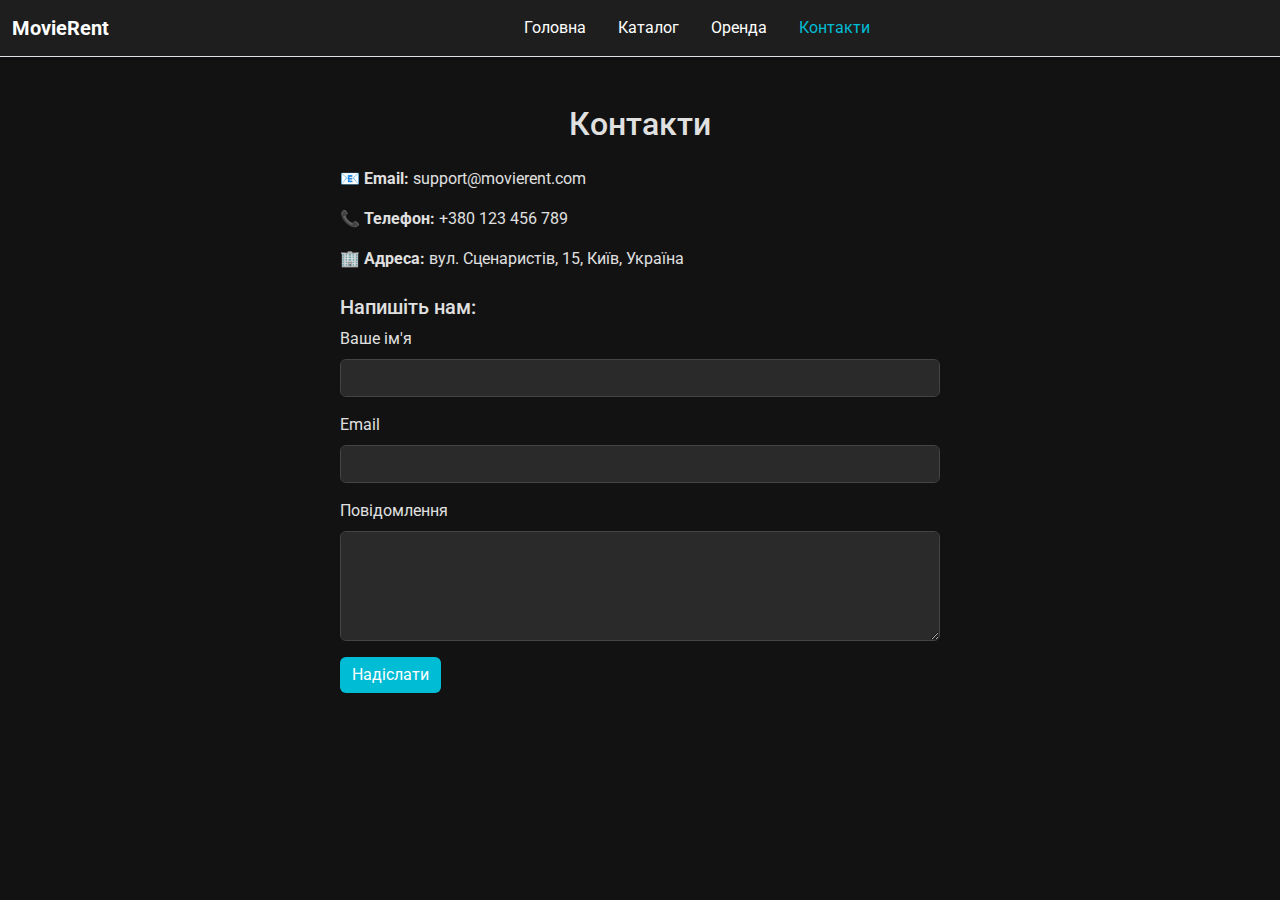
<file: contacts.html>
<!DOCTYPE html>
<html lang="uk">

<head>
    <meta charset="UTF-8" />
    <meta name="viewport" content="width=device-width, initial-scale=1.0" />
    <title>Контакти – MovieRent</title>
    <link href="https://cdn.jsdelivr.net/npm/bootstrap@5.3.3/dist/css/bootstrap.min.css" rel="stylesheet" />
    <link rel="stylesheet" href="css/main.css" />
    <link rel="stylesheet" href="css/movies.css" />
</head>

<body class="d-flex flex-column min-vh-100">
    <header class="shadow-sm">
        <nav class="navbar navbar-expand-lg border-bottom">
            <div class="container-fluid">
                <a class="navbar-brand fw-bold" href="index.html">MovieRent</a>
                <button class="navbar-toggler" type="button" data-bs-toggle="collapse" data-bs-target="#navbarNav">
                    <span class="navbar-toggler-icon"></span>
                </button>
                <div class="collapse navbar-collapse justify-content-center" id="navbarNav">
                    <ul class="navbar-nav gap-3">
                        <li class="nav-item"><a class="nav-link" href="index.html">Головна</a></li>
                        <li class="nav-item"><a class="nav-link" href="movies.html">Каталог</a></li>
                        <li class="nav-item"><a class="nav-link" href="rent.html">Оренда</a></li>
                        <li class="nav-item"><a class="nav-link active" href="contacts.html">Контакти</a></li>
                    </ul>
                </div>
            </div>
        </nav>
    </header>

    <main class="container my-5 flex-grow-1">
        <h2 class="text-center mb-4">Контакти</h2>
        <div class="contact-box mx-auto" style="max-width: 600px;">
            <p><strong>📧 Email:</strong> support@movierent.com</p>
            <p><strong>📞 Телефон:</strong> +380 123 456 789</p>
            <p><strong>🏢 Адреса:</strong> вул. Сценаристів, 15, Київ, Україна</p>

            <h5 class="mt-4">Напишіть нам:</h5>
            <form>
                <div class="mb-3">
                    <label for="username" class="form-label">Ваше ім'я</label>
                    <input type="text" class="form-control" id="username" required>
                </div>
                <div class="mb-3">
                    <label for="usermail" class="form-label">Email</label>
                    <input type="email" class="form-control" id="usermail" required>
                </div>
                <div class="mb-3">
                    <label for="message" class="form-label">Повідомлення</label>
                    <textarea class="form-control" id="message" rows="4" required></textarea>
                </div>
                <button type="submit" class="btn btn-info text-white">Надіслати</button>
            </form>
        </div>
    </main>

    <script src="https://cdn.jsdelivr.net/npm/bootstrap@5.3.3/dist/js/bootstrap.bundle.min.js"></script>
</body>

</html>
</file>
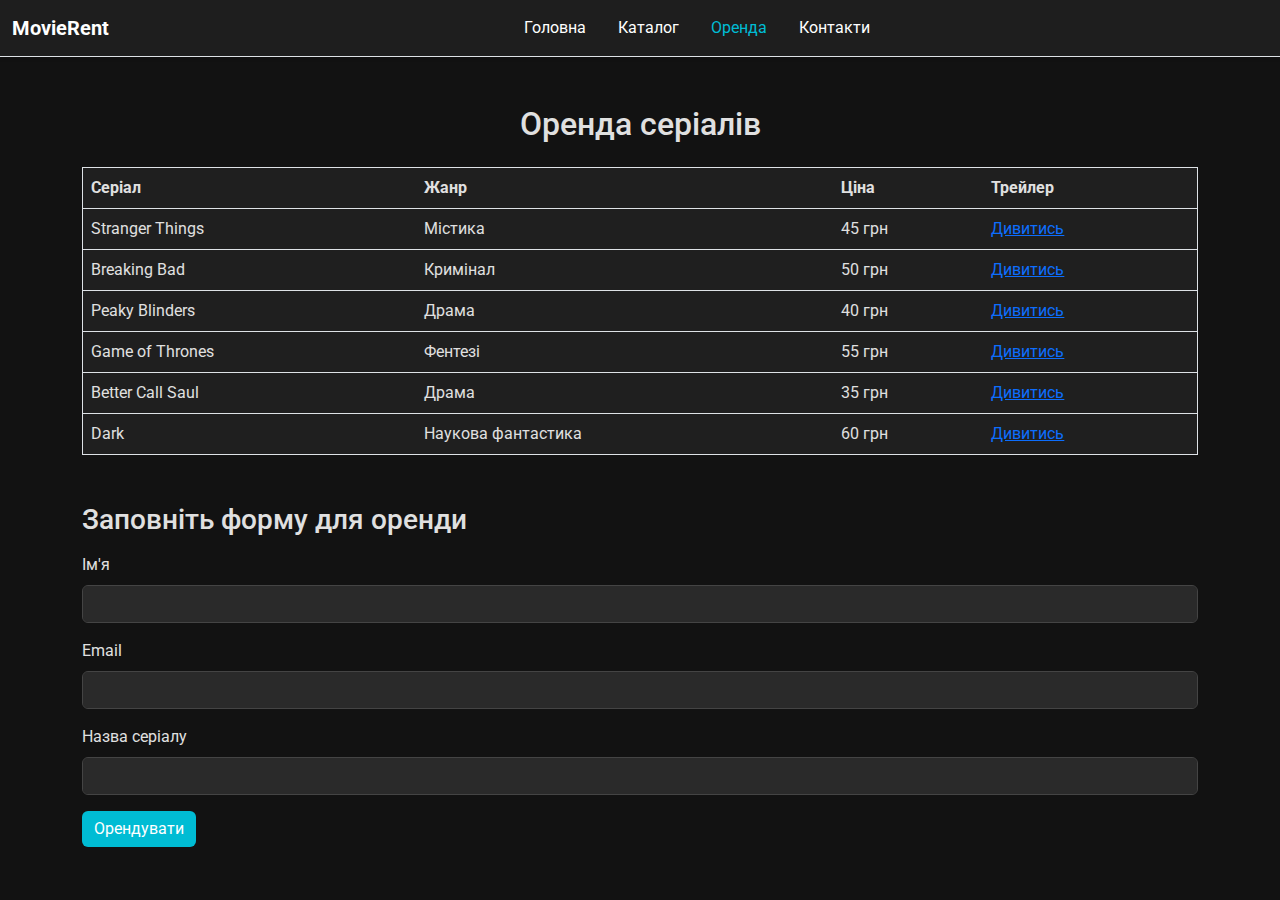
<file: rent.html>
<!DOCTYPE html>
<html lang="uk">

<head>
    <meta charset="UTF-8" />
    <meta name="viewport" content="width=device-width, initial-scale=1.0" />
    <title>Оренда – MovieRent</title>
    <link href="https://cdn.jsdelivr.net/npm/bootstrap@5.3.3/dist/css/bootstrap.min.css" rel="stylesheet" />
    <link rel="stylesheet" href="css/main.css" />
    <link rel="stylesheet" href="css/movies.css" />
</head>

<body class="d-flex flex-column min-vh-100">
    <header class="shadow-sm">
        <nav class="navbar navbar-expand-lg border-bottom">
            <div class="container-fluid">
                <a class="navbar-brand fw-bold" href="index.html">MovieRent</a>
                <button class="navbar-toggler" type="button" data-bs-toggle="collapse" data-bs-target="#navbarNav">
                    <span class="navbar-toggler-icon"></span>
                </button>
                <div class="collapse navbar-collapse justify-content-center" id="navbarNav">
                    <ul class="navbar-nav gap-3">
                        <li class="nav-item"><a class="nav-link" href="index.html">Головна</a></li>
                        <li class="nav-item"><a class="nav-link" href="movies.html">Каталог</a></li>
                        <li class="nav-item"><a class="nav-link active" href="rent.html">Оренда</a></li>
                        <li class="nav-item"><a class="nav-link" href="contacts.html">Контакти</a></li>
                    </ul>
                </div>
            </div>
        </nav>
    </header>

    <main class="container my-5 flex-grow-1">
        <h2 class="text-center mb-4">Оренда серіалів</h2>
        <table class="table table-hover align-middle">
            <thead>
                <tr>
                    <th>Серіал</th>
                    <th>Жанр</th>
                    <th>Ціна</th>
                    <th>Трейлер</th>
                </tr>
            </thead>
            <tbody>
                <tr>
                    <td>Stranger Things</td>
                    <td>Містика</td>
                    <td>45 грн</td>
                    <td><a href="https://www.youtube.com/watch?v=b9EkMc79ZSU" target="_blank">Дивитись</a></td>
                </tr>
                <tr>
                    <td>Breaking Bad</td>
                    <td>Кримінал</td>
                    <td>50 грн</td>
                    <td><a href="https://www.youtube.com/watch?v=HhesaQXLuRY" target="_blank">Дивитись</a></td>
                </tr>
                <tr>
                    <td>Peaky Blinders</td>
                    <td>Драма</td>
                    <td>40 грн</td>
                    <td><a href="https://www.youtube.com/watch?v=oVzVdvGIC7U" target="_blank">Дивитись</a></td>
                </tr>
                <tr>
                    <td>Game of Thrones</td>
                    <td>Фентезі</td>
                    <td>55 грн</td>
                    <td><a href="https://www.youtube.com/watch?v=KPLWWIOCOOQ" target="_blank">Дивитись</a></td>
                </tr>
                <tr>
                    <td>Better Call Saul</td>
                    <td>Драма</td>
                    <td>35 грн</td>
                    <td><a href="https://www.youtube.com/watch?v=HN4oydykJFc" target="_blank">Дивитись</a></td>
                </tr>
                <tr>
                    <td>Dark</td>
                    <td>Наукова фантастика</td>
                    <td>60 грн</td>
                    <td><a href="https://www.youtube.com/watch?v=rrwycJ08PSA" target="_blank">Дивитись</a></td>
                </tr>
            </tbody>
        </table>

        <h3 class="mt-5">Заповніть форму для оренди</h3>
        <form class="mt-3">
            <div class="mb-3">
                <label for="name" class="form-label">Ім'я</label>
                <input type="text" class="form-control" id="name" required />
            </div>
            <div class="mb-3">
                <label for="email" class="form-label">Email</label>
                <input type="email" class="form-control" id="email" required />
            </div>
            <div class="mb-3">
                <label for="film" class="form-label">Назва серіалу</label>
                <input type="text" class="form-control" id="film" required />
            </div>
            <button type="submit" class="btn btn-info text-white">Орендувати</button>
        </form>
    </main>

    <script src="https://cdn.jsdelivr.net/npm/bootstrap@5.3.3/dist/js/bootstrap.bundle.min.js"></script>
</body>

</html>
</file>
<file: css/main.css>
@import url('https://fonts.googleapis.com/css2?family=Roboto&display=swap');

body {
    font-family: 'Roboto', sans-serif;
    background-color: #121212;
    color: #e0e0e0;
}

.navbar {
    background-color: #1e1e1e !important;
}

.navbar-brand,
.nav-link {
    color: #ffffff !important;
}

.nav-link.active {
    color: #00bcd4 !important;
}

.btn-info {
    background-color: #00bcd4;
    border: none;
}

.btn-info:hover {
    background-color: #0097a7;
}

.navbar-nav {
    margin: 0 auto;
}

.table-light th {
    background-color: #1f1f1f;
    color: #e0e0e0;
}

.table td,
.table th {
    background-color: #1f1f1f;
    color: #e0e0e0;
    vertical-align: middle;
}

form label {
    color: #e0e0e0;
}

table {
    background-color: #1f1f1f;
    color: #e0e0e0;
    border-collapse: collapse;
    border: 1px solid #333;
}

table thead {
    background-color: #2a2a2a;
    color: #ffffff;
}

table tbody tr:hover {
    background-color: #2c2c2c;
}

form .form-control {
    background-color: #2a2a2a;
    color: #ffffff;
    border: 1px solid #444;
}

form .form-control::placeholder {
    color: #aaaaaa;
}

form .btn-info {
    background-color: #00bcd4;
    border: none;
}

form .btn-info:hover {
    background-color: #0097a7;
}
</file>
<file: css/movies.css>
.card {
    background-color: #1f1f1f;
    border: none;
    transition: transform 0.2s;
    height: 100%;
}

.card:hover {
    transform: scale(1.02);
    box-shadow: 0 0 20px rgba(0, 188, 212, 0.3);
}

.card-title {
    color: #00bcd4;
}

.card-text {
    color: #e0e0e0;
}

.card-body {
    color: #e0e0e0;
}

.movie-card img {
    height: 200px;
    object-fit: cover;
}
</file>
